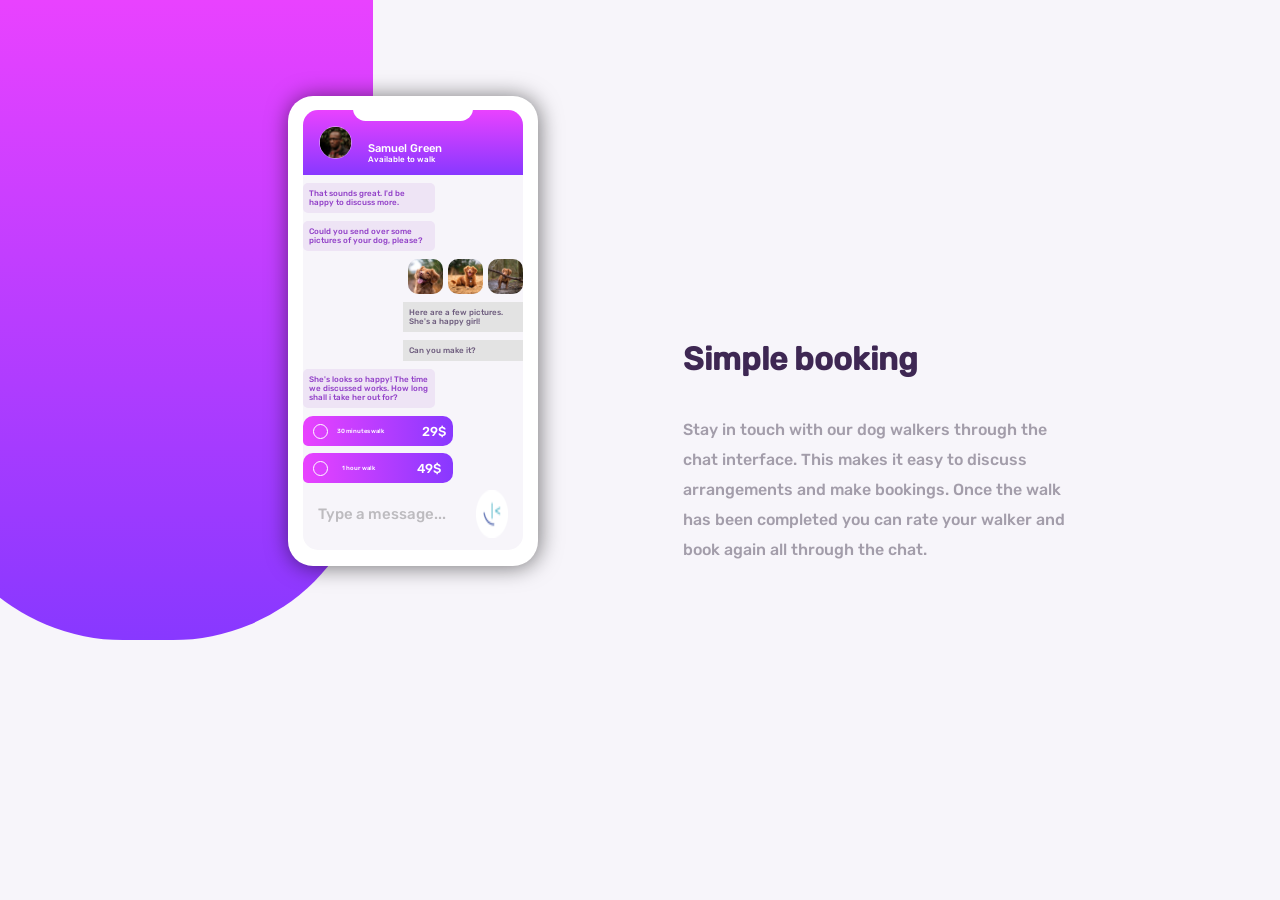
<file: index.html>
<!DOCTYPE html>
<html lang="en">
  <head>
    <meta charset="UTF-8" />
    <meta name="viewport" content="width=device-width, initial-scale=1.0" />
    <!-- displays site properly based on user's device -->
    <link
      rel="icon"
      type="image/png"
      sizes="32x32"
      href="./images/favicon-32x32.png"
    />
    <link rel="styleSheet" href="index.css" type="text/css" />
    <title>Frontend Mentor | [Challenge Name Here]</title>
  </head>
  <body>
    <div class="violet__item_container">
      <div class="violet__item"></div>
    </div>

    <div class="content">
      <div class="mobile__item">
        <div class="mobile__top"></div>
        <div class="mobile__inside">
          <div class="mobile__header">
            <img src="./images/avatar.jpg" alt="avatar" />
            <div>
              <h2>Samuel Green</h2>
              <p>Available to walk</p>
            </div>
          </div>

          <!-- CHAT PANTALLA MOVIL ------------------------------------------------>
          <div class="mobile__chat">
            <p class="mobile__chat__left">
              That sounds great. I'd be happy to discuss more.
            </p>
            <p class="mobile__chat__left">
              Could you send over some pictures of your dog, please?
            </p>
            <div class="mobile__chat__images">
              <img src="./images/dog-image-1.jpg" alt="Dog 1" />
              <img src="./images/dog-image-2.jpg" alt="Dog 2" /><img
                src="./images/dog-image-3.jpg"
                alt="Dog 3"
              />
            </div>
            <p class="mobile__chat__right">
              Here are a few pictures. She's a happy girl!
            </p>
            <p class="mobile__chat__right">Can you make it?</p>
            <p class="mobile__chat__left">
              She's looks so happy! The time we discussed works. How long shall
              i take her out for?
            </p>
            <!-- SELECTS DEL CHAT --------------------------------------------------------->
            <div class="mobile__chat__select">
              <div class="circle"></div>
              <p>30 minutes walk</p>
              <p>29$</p>
            </div>

            <div class="mobile__chat__select">
              <div class="circle"></div>
              <p>1 hour walk</p>
              <p>49$</p>
            </div>

            <div class="mobile__chat__message">
              <p>Type a message...</p>
              <img src="./images/favicon-32x32.png" alt="Enviar mensaje">
            </div>
          </div>
        </div>
      </div>
    </div>

  <div class="paraph">
    <div class="main__title">
      <h1>Simple booking</h1>
    </div>

      <p class="main__paraph">
        Stay in touch with our dog walkers through the chat interface. This
        makes it easy to discuss arrangements and make bookings. Once the walk
        has been completed you can rate your walker and book again all through
        the chat.
      </p>
    </div>

  </body>
</html>
</file>
<file: index.css>
@font-face {
    font-family: 'Rubik';
    src: url('./fonts/Rubik-Medium.ttf');
}

*{
    box-sizing: border-box;
    /* border: 1px red solid; */
}
html{
    height: 100%;
}

body{
    background-color: #f7f5fa;
    margin: 0;
    font-family: 'Rubik';
    display: flex;
    flex-direction: column;
    justify-content: space-between;
    height: 100%;
}

.content{
    margin: 0 auto;
    display: flex;
    justify-content: center;
    align-items: end;
    width: 80%;
    height: 63vh;
}

.mobile__item{
    background-color: white;
    border-radius: 25px;
    width: 250px;
    height: 470px;
    -webkit-box-shadow: 1px 1px 22px 0px rgba(0,0,0,0.54);
    -moz-box-shadow: 1px 1px 22px 0px rgba(0,0,0,0.54);
    box-shadow: 1px 1px 22px 0px rgba(0,0,0,0.54);
    
}

.mobile__inside{
    position: relative;
    top: -11px;
    background-color: #f7f5fa;
    border-radius: 15px;
    height: 440px;
    margin: 0 15px 15px 15px;
}

.mobile__top{
    position: relative;
    z-index: 2;
    left: 26%;
    width: 120px;
    height: 25px;
    border-radius: 30px;
    background-color: white;
}

.mobile__header{
    border-top-left-radius: 15px;
    border-top-right-radius: 15px;
    width: 100%;
    height: 65px;
    background: linear-gradient(180deg, rgba(233,66,255,1) 0%, rgba(136,56,255,1) 100%);
    position: relative;
    display: flex;
}

.mobile__header img {
    border-radius: 50%;
    border: 1px solid white;
    transform: scale(0.5);
}

.mobile__header h2 {
margin: 0;
margin-top: 32px;
font-size: 0.7rem;
color: white;
font-weight: 300;
}

.mobile__header p  {
font-size: 0.5rem;
margin: 0;
color: white;
}

.mobile__chat__left {
font-size: 0.5rem;
color: hsl(276, 55%, 52%);
background-color: #eee4f5;
width: 60%;
padding: 6px;
border-radius: 5px;
}

.mobile__chat__right {
    font-size: 0.5rem;
    text-align: left;
    color: hsl(271, 15%, 43%);
    background-color: hsl(0, 0%, 89%);
    padding: 6px;
    margin-left: 100px;
}

.mobile__chat__images {
    display: flex;
    justify-content: flex-end;
    gap: 5px;
    margin-top: 4px;

}

.mobile__chat__images img {
    width: 35px;
    border-radius: 10px;
}

.mobile__chat__select {
    background: linear-gradient(90deg, rgba(233,66,255,1) 0%, rgba(136,56,255,1) 100%);
    width: 150px;
    height: 30px;
    margin-bottom: 7px;
    border-top-right-radius: 10px;
    border-bottom-right-radius: 10px;
    border-top-left-radius: 10px;
    border-bottom-left-radius: 5px;
    position: relative;
    display: flex;
    justify-content: space-evenly;
    align-items: center;
}

.mobile__chat__select p {
    font-size: 6px;
    margin-right: 3px;
    margin-left: 30px;
    color: white;
}

.mobile__chat__select p:last-of-type {
    font-size: 13px;
}

.circle {
    width: 15px;
  height: 15px;
  border-radius: 50%;
  border: 1px solid rgb(255, 255, 255);
  background-color: transparent;
  position: absolute;
  left: 10px;
}

body > div.content > div > div.mobile__inside > div.mobile__chat > div.mobile__chat__message > p {
    font-size: 15px;
    font-weight: lighter;
    color: rgba(0, 0, 0, 0.236);

}

.mobile__chat__message{
    display: flex;
    justify-content: space-around;
}
              
.violet__item_container{
    position: absolute;
    width: 100%;
}

.violet__item{
    position: relative;
    z-index: -1;
    right: 26%;
    width: 300px;
    height: 500px;
    background: linear-gradient(180deg, rgba(233,66,255,1) 0%, rgba(136,56,255,1) 100%);
    border-bottom-right-radius: 70%;  
}

.main__title{
    display: flex;
    justify-content: center;
}

.main__paraph{
    text-align: center;
    line-height: 30px;
    color: hsl(270, 7%, 64%);
}



h1{
    color: hsl(271, 36%, 24%);
}


.attribution { font-size: 11px; text-align: center; }
.attribution a { color: hsl(228, 45%, 44%); }




@media (min-width: 1024px) {


body{
    flex-direction: row;
}

.content{
    justify-content: right;
    height: 80%;
}

.paraph{
    display: flex;
    flex-direction: column;
    justify-content: center;
    width: 70%;
}

.main__paraph{
    width: 65%;
    text-align: left;
}

.main__title{
    width: 60%;
    justify-content: flex-start;
}

.content{
    margin: 0 auto;
    position: relative;
    top: 6rem;
    left: 18rem;
    display: block;
}
    
.violet__item{
    position: relative;
    z-index: -1;
    right:6%;
    width: 450px;
    height: 40rem;
    background: linear-gradient(180deg, rgba(233,66,255,1) 0%, rgba(136,56,255,1) 100%);
    border-bottom-right-radius: 200px;  
    border-bottom-left-radius: 200px;  
}

    
}
</file>
